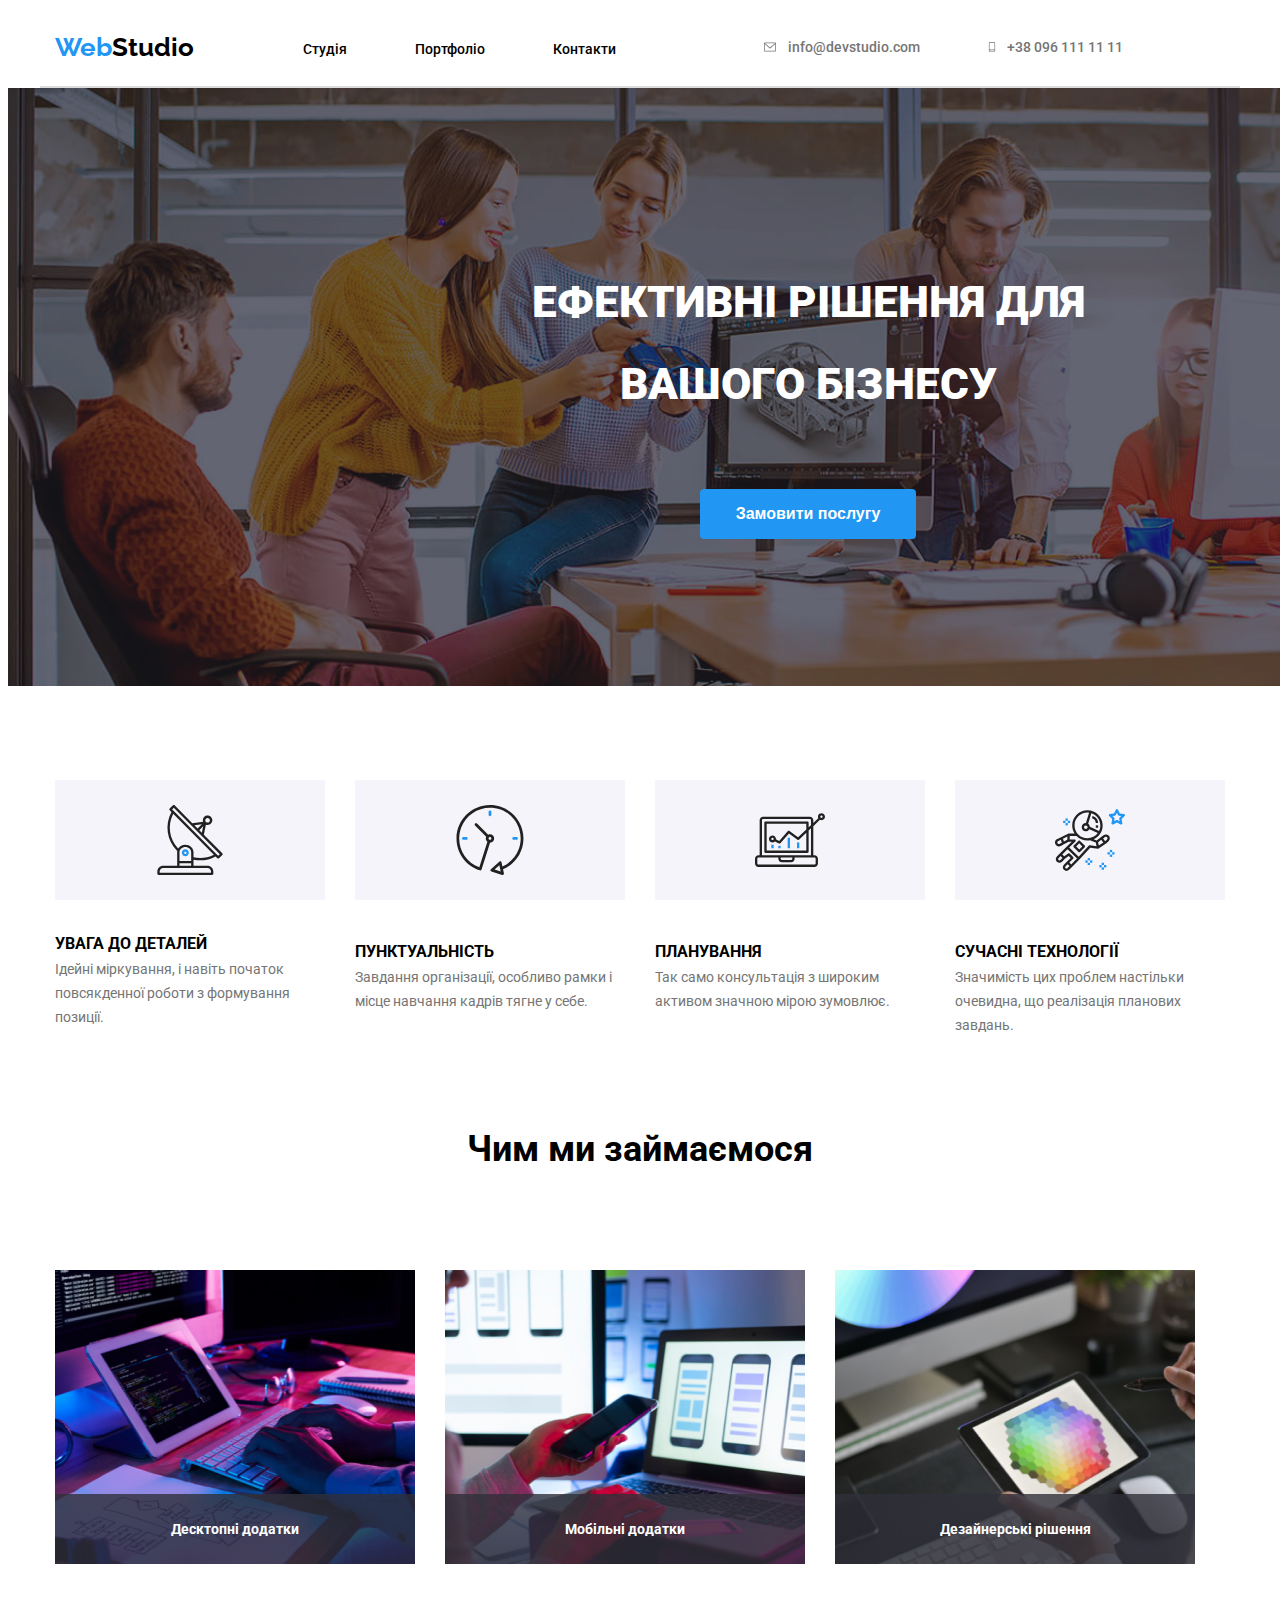
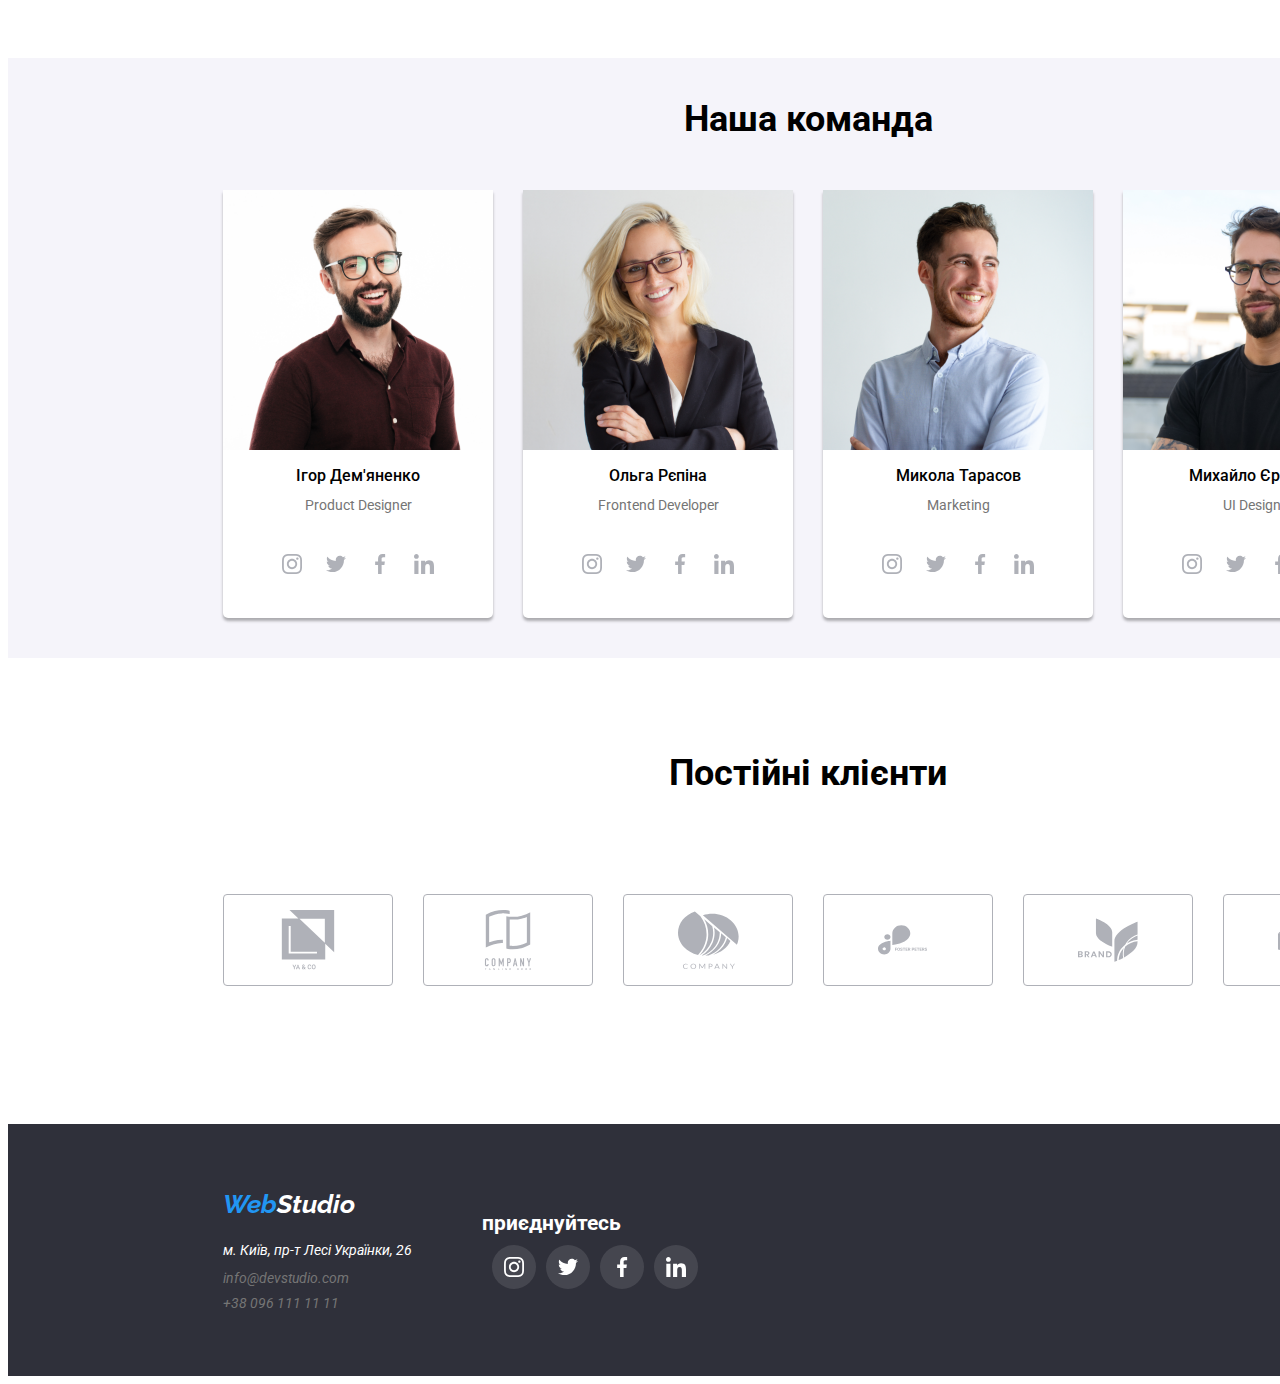
<file: index.html>
<!DOCTYPE html>
<html lang="uk">
  <head>
    <meta charset="UTF-8" />
    <meta name="viewport" content="width=device-width, initial-scale=1.0" />
    <title>ДЗ 25</title>
    <link rel="preconnect" href="https://fonts.googleapis.com" />
    <link rel="preconnect" href="https://fonts.gstatic.com" crossorigin />
    <link
      href="https://fonts.googleapis.com/css2?family=Raleway:ital,wght@0,700;1,700&family=Roboto:wght@400;500;700;900&display=swap"
      rel="stylesheet" />
    <link rel="stylesheet" href="./css/normalize.css" />
    <link rel="stylesheet" href="./css/style.css" />
  </head>
  <body>
    <header class="header">
      <div class="container header-flex">
        <nav class="header-navigation">
          <a class="header-logo" href="./portfolio.html"
            >Web<span class="studio">Studio</span></a
          >
          <ul class="header-nav-list">
            <li class="header-nav-item">
              <a class="header-nav-link" href="./index.html">Студія</a>
            </li>
            <li class="header-nav-item">
              <a class="header-nav-link" href="./portfolio.html">Портфоліо</a>
            </li>
            <li class="header-nav-item">
              <a class="header-nav-link" href="./portfolio.html">Контакти</a>
            </li>
          </ul>
        </nav>
        <ul class="header-contact-list">
          <li class="header-contact-item">
            <svg class="contact-item" width="16" height="12">
              <use href="./img/sprite.svg#icon-gmail"></use>
            </svg>
            <a class="header-contact-link" href="mailto:info@devstudio.com"
              >info@devstudio.com</a
            >
          </li>
          <li class="header-contact-item">
            <svg class="contact-item" width="10" height="16">
              <use href="./img/sprite.svg#icon-smartphone"></use>
            </svg>
            <a class="header-contact-link" href="tel:+380961111111"
              >+38 096 111 11 11</a
            >
          </li>
        </ul>
      </div>
    </header>
    <main class="main">
      <section class="hero">
        <div class="container hero-flex">
          <h2 class="hero-title">
            ЕФЕКТИВНІ РІШЕННЯ ДЛЯ <span class="business">ВАШОГО БІЗНЕСУ</span>
          </h2>
          <button class="hero-button" type="button">Замовити послугу</button>
        </div>
      </section>
      <section class="advantages">
        <div class="container">
          <ul class="advantages-list">
            <li class="advantages-item-antenna">
              <h3 class="advantages-headline">УВАГА ДО ДЕТАЛЕЙ</h3>
              <p class="advantages-text">
                Ідейні міркування, і навіть початок повсякденної роботи з
                формування позиції.
              </p>
            </li>
            <li class="advantages-item-clock">
              <h3 class="advantages-headline">ПУНКТУАЛЬНІСТЬ</h3>
              <p class="advantages-text">
                Завдання організації, особливо рамки і місце навчання кадрів
                тягне у себе.
              </p>
            </li>
            <li class="advantages-item-computer">
              <h3 class="advantages-headline">ПЛАНУВАННЯ</h3>
              <p class="advantages-text">
                Так само консультація з широким активом значною мірою зумовлює.
              </p>
            </li>
            <li class="advantages-item-astronaut">
              <h3 class="advantages-headline">СУЧАСНІ ТЕХНОЛОГІЇ</h3>
              <p class="advantages-text">
                Значимість цих проблем настільки очевидна, що реалізація
                планових завдань.
              </p>
            </li>
          </ul>
        </div>
      </section>
      <section class="examples">
        <div class="container">
          <h2 class="examples-headline">Чим ми займаємося</h2>
          <ul class="examples-list">
            <li class="examples-item">
              <div class="example-item-wrapp">
              <img
                src="./img/work.png"
                alt="програмування"
                class="examples-img"
                width="200" />
                  <div class="example-item-wrapp-text">Десктопні додатки</div>
                </div>
            </li>
            <li class="examples-item">
              <div class="example-item-wrapp">
              <img
                src="./img/design.png"
                alt="дизайн"
                class="examples-img"
                width="200" />
                <div class="example-item-wrapp-text">Мобільні додатки</div>
              </div>
            </li>
            <li class="examples-item">
              <div class="example-item-wrapp">
              <img
                src="./img/colour.png"
                alt="огляд"
                class="examples-img"
                width="200" />
                <div class="example-item-wrapp-text">Дезайнерські рішення</div>
                </div>
            </li>
          </ul>
        </div>
      </section>
      <section class="team">
        <div class="container team-flex">
          <h2 class="team-headline-title">Наша команда</h2>
          <ul class="team-list">
            <li class="team-item">
              <figure class="team-examples">
                <img
                  src="./img/igor.png"
                  alt="Ігор Дем'яненко"
                  class="team-img"
                  width="200" />
                <figcaption class="team-signature">
                  <h3 class="team-name">Ігор Дем'яненко</h3>
                  <p class="team-text">Product Designer</p>
                </figcaption>
                <ul class="team-social-list">
                  <li class="team-social-item">
                    <a class="team-social-link" href="#1">
                      <svg class="team-social-icon" width="20" height="20">
                        <use href="./img/sprite.svg#icon-instagram"></use>
                      </svg>
                    </a>
                  </li>
                  <li class="team-social-item">
                    <a class="team-social-link" href="#1">
                      <svg class="team-social-icon" width="20" height="20">
                        <use href="./img/sprite.svg#icon-twitter"></use>
                      </svg>
                    </a>
                  </li>
                  <li class="team-social-item">
                    <a class="team-social-link" href="#1">
                      <svg class="team-social-icon" width="20" height="20">
                        <use href="./img/sprite.svg#icon-facebook"></use>
                      </svg>
                    </a>
                  </li>
                  <li class="team-social-item">
                    <a class="team-social-link" href="#1">
                      <svg class="team-social-icon" width="20" height="20">
                        <use href="./img/sprite.svg#icon-linkedin"></use>
                      </svg>
                    </a>
                  </li>
                </ul>
              </figure>
            </li>
            <li class="team-item">
              <figure class="team-examples">
                <img
                  src="./img/olga.png"
                  alt="Ольга Рєпіна"
                  class="team-img"
                  width="200" />
                <figcaption class="team-signature">
                  <h3 class="team-name">Ольга Рєпіна</h3>
                  <p class="team-text">Frontend Developer</p>
                </figcaption>
                <ul class="team-social-list">
                  <li class="team-social-item">
                    <a class="team-social-link" href="#1">
                      <svg class="team-social-icon" width="20" height="20">
                        <use href="./img/sprite.svg#icon-instagram"></use>
                      </svg>
                    </a>
                  </li>
                  <li class="team-social-item">
                    <a class="team-social-link" href="#1">
                      <svg class="team-social-icon" width="20" height="20">
                        <use href="./img/sprite.svg#icon-twitter"></use>
                      </svg>
                    </a>
                  </li>
                  <li class="team-social-item">
                    <a class="team-social-link" href="#1">
                      <svg class="team-social-icon" width="20" height="20">
                        <use href="./img/sprite.svg#icon-facebook"></use>
                      </svg>
                    </a>
                  </li>
                  <li class="team-social-item">
                    <a class="team-social-link" href="#1">
                      <svg class="team-social-icon" width="20" height="20">
                        <use href="./img/sprite.svg#icon-linkedin"></use>
                      </svg>
                    </a>
                  </li>
                </ul>
              </figure>
            </li>
            <li class="team-item">
              <figure class="team-examples">
                <img
                  src="./img/mykola.png"
                  alt="Микола Тарасов"
                  class="team-img"
                  width="200" />
                <figcaption class="team-signature">
                  <h3 class="team-name">Микола Тарасов</h3>
                  <p class="team-text">Marketing</p>
                </figcaption>
                <ul class="team-social-list">
                  <li class="team-social-item">
                    <a class="team-social-link" href="#1">
                      <svg class="team-social-icon" width="20" height="20">
                        <use href="./img/sprite.svg#icon-instagram"></use>
                      </svg>
                    </a>
                  </li>
                  <li class="team-social-item">
                    <a class="team-social-link" href="#1">
                      <svg class="team-social-icon" width="20" height="20">
                        <use href="./img/sprite.svg#icon-twitter"></use>
                      </svg>
                    </a>
                  </li>
                  <li class="team-social-item">
                    <a class="team-social-link" href="#1">
                      <svg class="team-social-icon" width="20" height="20">
                        <use href="./img/sprite.svg#icon-facebook"></use>
                      </svg>
                    </a>
                  </li>
                  <li class="team-social-item">
                    <a class="team-social-link" href="#1">
                      <svg class="team-social-icon" width="20" height="20">
                        <use href="./img/sprite.svg#icon-linkedin"></use>
                      </svg>
                    </a>
                  </li>
                </ul>
              </figure>
            </li>
            <li class="team-item">
              <figure class="team-examples">
                <img
                  src="./img/mykhailo.png"
                  alt="Михайло Єрмаков"
                  class="team-img"
                  width="200" />
                <figcaption class="team-signature">
                  <h3 class="team-name">Михайло Єрмаков</h3>
                  <p class="team-text">UI Designer</p>
                </figcaption>
                <ul class="team-social-list">
                  <li class="team-social-item">
                    <a class="team-social-link" href="#1">
                      <svg class="team-social-icon" width="20" height="20">
                        <use href="./img/sprite.svg#icon-instagram"></use>
                      </svg>
                    </a>
                  </li>
                  <li class="team-social-item">
                    <a class="team-social-link" href="#1">
                      <svg class="team-social-icon" width="20" height="20">
                        <use href="./img/sprite.svg#icon-twitter"></use>
                      </svg>
                    </a>
                  </li>
                  <li class="team-social-item">
                    <a class="team-social-link" href="#1">
                      <svg class="team-social-icon" width="20" height="20">
                        <use href="./img/sprite.svg#icon-facebook"></use>
                      </svg>
                    </a>
                  </li>
                  <li class="team-social-item">
                    <a class="team-social-link" href="#1">
                      <svg class="team-social-icon" width="20" height="20">
                        <use href="./img/sprite.svg#icon-linkedin"></use>
                      </svg>
                    </a>
                  </li>
                </ul>
              </figure>
            </li>
          </ul>
        </div>
      </section>
      <section class="regular-customers">
        <h2 class="regular-customers-title">Постійні клієнти</h2>
        <ul class="regular-customers-list">
          <li class="regular-customers-item">
            <svg class="regular-customers-icon" width="100" height="60">
              <use href="./img/sprite.svg#icon-yago"></use>
            </svg>
          </li>
          <li class="regular-customers-item">
            <svg class="regular-customers-icon" width="100" height="60">
              <use href="./img/sprite.svg#icon-tagline"></use>
            </svg>
          </li>
          <li class="regular-customers-item">
            <svg class="regular-customers-icon" width="100" height="60">
              <use href="./img/sprite.svg#icon-company"></use>
            </svg>
          </li>
          <li class="regular-customers-item">
            <svg class="regular-customers-icon" width="100" height="60">
              <use href="./img/sprite.svg#icon-fosterpeters"></use>
            </svg>
          </li>
          <li class="regular-customers-item">
            <svg class="regular-customers-icon" width="100" height="60">
              <use href="./img/sprite.svg#icon-brand"></use>
            </svg>
          </li>
          <li class="regular-customers-item">
            <svg class="regular-customers-icon" width="100" height="60">
              <use href="./img/sprite.svg#icon-taglinecpmpany"></use>
            </svg>
          </li>
        </ul>
      </section>
    </main>
    <footer class="footer">
      <div class="container footer-flex">
        <address class="footer-adress">
          <a class="footer-link" href="./portfolio.html"
            >Web<span class="footer-studio">Studio</span></a
          >
          <ul class="footer-list">
            <li class="footer-item">
              <p class="footer-item-text">м. Київ, пр-т Лесі Українки, 26</p>
            </li>
            <li class="footer-item-text-two">
              <a class="footer-info" href="mailto:info@devstudio.com"
                >info@devstudio.com</a
              >
            </li>
            <li class="footer-item-text-two">
              <a class="footer-info" href="tel:+380961111111"
                >+38 096 111 11 11</a
              >
            </li>
          </ul>
        </address>
        <div class="div">
          <h2 class="footer-title">приєднуйтесь</h2>
        <ul class="footer-social">
          <li class="footer-social-item">
            <a class="footer-social-link" href="#1">
              <svg class="footer-social-icon" width="20" height="20">
                <use href="./img/sprite.svg#icon-instagram"></use>
              </svg>
            </a>
          </li>
          <li class="footer-social-item">
            <a class="footer-social-link" href="#1">
              <svg class="footer-social-icon" width="20" height="20">
                <use href="./img/sprite.svg#icon-twitter"></use>
              </svg>
            </a>
          </li>
          <li class="footer-social-item">
            <a class="footer-social-link" href="#1">
              <svg class="footer-social-icon" width="20" height="20">
                <use href="./img/sprite.svg#icon-facebook"></use>
              </svg>
            </a>
          </li>
          <li class="footer-social-item">
            <a class="footer-social-link" href="#1">
              <svg class="footer-social-icon" width="20" height="20">
                <use href="./img/sprite.svg#icon-linkedin"></use>
              </svg>
            </a>
          </li>
        </ul>
      </div>
      </div>
    </footer>
  </body>
</html>
</file>
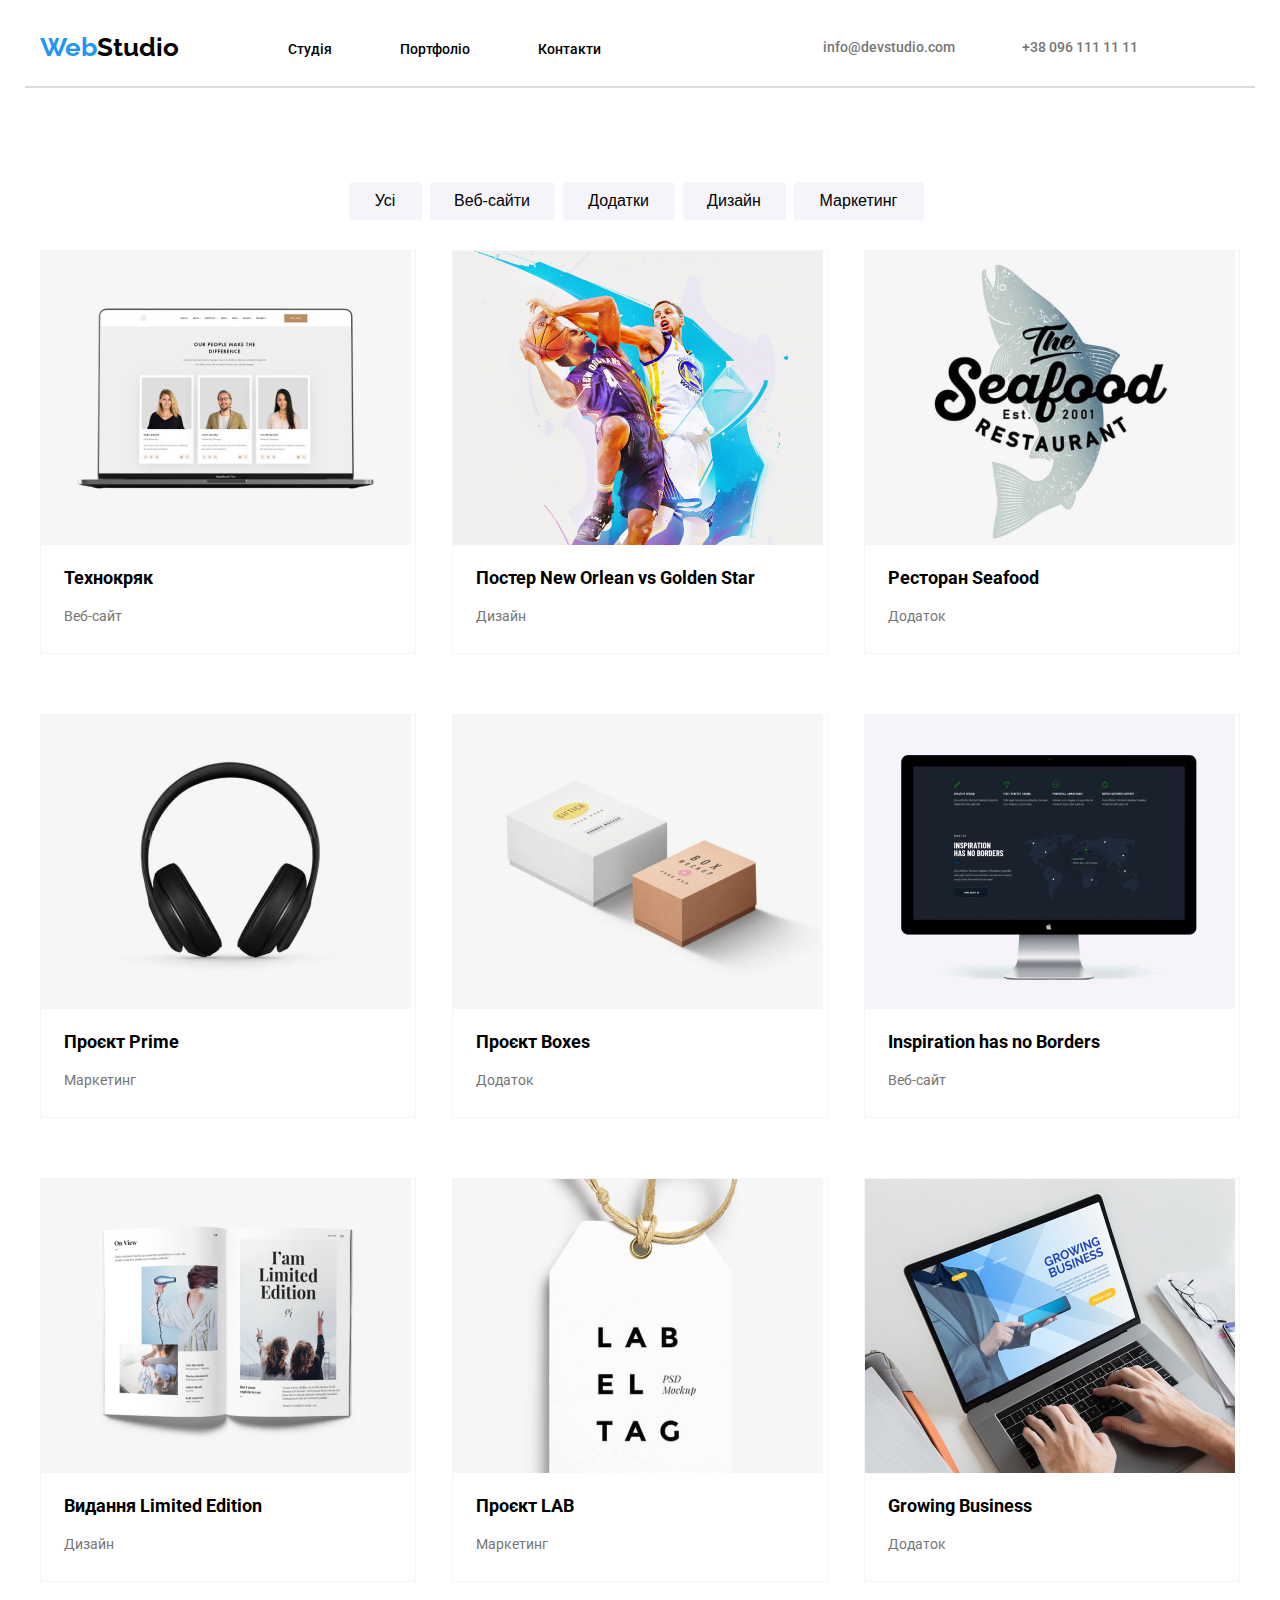
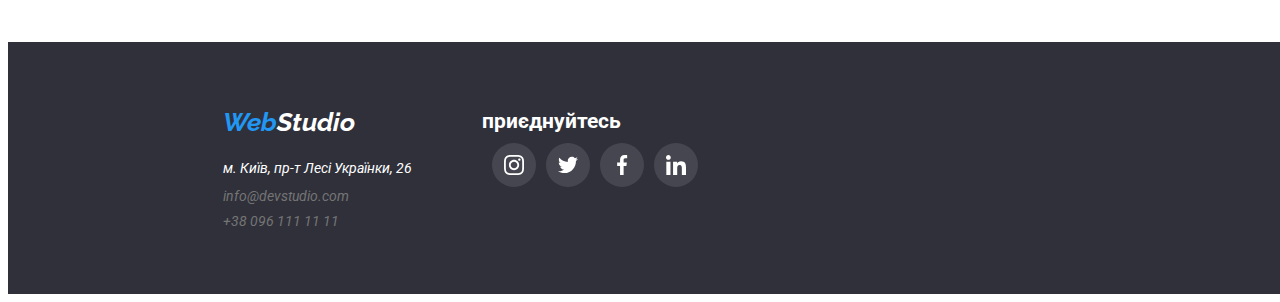
<file: portfolio.html>
<!DOCTYPE html>
<html lang="uk">
  <head>
    <meta charset="UTF-8" />
    <meta name="viewport" content="width=device-width, initial-scale=1.0" />
    <title>ДЗ 25</title>
    <link rel="preconnect" href="https://fonts.googleapis.com" />
    <link rel="preconnect" href="https://fonts.gstatic.com" crossorigin />
    <link
      href="https://fonts.googleapis.com/css2?family=Raleway:ital,wght@0,700;1,700&family=Roboto:wght@400;500;700;900&display=swap"
      rel="stylesheet" />
    <link rel="stylesheet" href="./css/normalize.css" />
    <link rel="stylesheet" href="./css/style.css" />
    <link rel="stylesheet" href="/index.html" />
  </head>
  <body>
    <header class="header">
    <div class="container-two header-flex">
      <nav class="header-navigation">
        <a class="header-logo" href="./portfolio.html">Web<span class="studio">Studio</span></a>
        <ul class="header-nav-list">
          <li class="header-nav-item"><a class="header-nav-link" href="./index.html">Студія</a></li>
          <li class="header-nav-item"><a class="header-nav-link" href="./portfolio.html">Портфоліо</a></li>
          <li class="header-nav-item"><a class="header-nav-link" href="./portfolio.html">Контакти</a></li>
        </ul>
      </nav>
      <ul class="header-contact-list">
        <li class="header-contact-item">
          <a class="header-contact-link" href="mailto:info@devstudio.com">info@devstudio.com</a>
        </li>
        <li class="header-contact-item">
          <a class="header-contact-link" href="tel:+380961111111">+38 096 111 11 11</a>
        </li>
      </ul>
    </div>
  </header>
    <main>
      <section class="portfolio">
        <div class="container-two">
        <ul class="portfolio-filter-list">
          <li class="portfolio-filter-item">
            <button class="portfolio-filter-button one" type="button">Усі</button>
          </li>
          <li class="portfolio-filter-item">
            <button class="portfolio-filter-button two" type="button">Веб-сайти</button>
          </li>
          <li class="portfolio-filter-item">
            <button class="portfolio-filter-button three" type="button">Додатки</button>
          </li>
          <li class="portfolio-filter-item">
            <button class="portfolio-filter-button four" type="button">Дизайн</button>
          </li>
          <li class="portfolio-filter-item">
            <button class="portfolio-filter-button five" type="button">Маркетинг</button>
          </li>
        </ul>
        <ul class="portfolio-list">
          <li class="portfolio-item">
            <a class="portfolio-link" href="./img/img8.png">
            <img
              src="./img/computer.png"
              alt="Огляд"
              class="portfolio-img"
              width="370" />
              <h2 class="portfolio-headline">Технокряк</h2>
              <p class="portfolio-text">Веб-сайт</p></a
            >
          </li>
          <li class="portfolio-item">
            <a class="portfolio-link" href="./img/img9.png">
            <img
              src="./img/sport.png"
              alt="Спорт"
              class="portfolio-img"
              width="370" />
              <h2 class="portfolio-headline">
                Постер New Orlean vs Golden Star
              </h2>
              <p class="portfolio-text">Дизайн</p></a
            >
          </li>
          <li class="portfolio-item">
            <a class="portfolio-link" href="./img/img10.png">
            <img
              src="./img/logo.png"
              alt="Емблема"
              class="portfolio-img"
              width="370" />
              <h2 class="portfolio-headline">Ресторан Seafood</h2>
              <p class="portfolio-text">Додаток</p></a
            >
          </li>
          <li class="portfolio-item">
            <a class="portfolio-link" href="./img/img11.png">
            <img
              src="./img/headphone.png"
              alt="Навушники"
              class="portfolio-img"
              width="370" />
              <h2 class="portfolio-headline">Проєкт Prime</h2>
              <p class="portfolio-text">Маркетинг</p></a
            >
          </li>
          <li class="portfolio-item">
            <a class="portfolio-link" href="./img/img12.png">
            <img
              src="./img/boxes.png"
              alt="Коробки"
              class="portfolio-img"
              width="370" />
              <h2 class="portfolio-headline">Проєкт Boxes</h2>
              <p class="portfolio-text">Додаток</p></a
            >
          </li>
          <li class="portfolio-item">
            <a class="portfolio-link" href="./img/img13.png">
            <img
              src="./img/screen.png"
              alt="Комп'ютер"
              class="portfolio-img"
              width="370" />
              <h2 class="portfolio-headline">Inspiration has no Borders</h2>
              <p class="portfolio-text">Веб-сайт</p></a
            >
          </li>
          <li class="portfolio-item">
            <a class="portfolio-link" href="./img/img14.png">
            <img
              src="./img/book.png"
              alt="Книга"
              class="portfolio-img"
              width="370" />
              <h2 class="portfolio-headline">Видання Limited Edition</h2>
              <p class="portfolio-text">Дизайн</p></a
            >
          </li>
          <li class="portfolio-item">
            <a class="portfolio-link" href="./img/img15.png">
            <img
              src="./img/tag.png"
              alt="Етикетка"
              class="portfolio-img"
              width="370" />
              <h2 class="portfolio-headline">Проєкт LAB</h2>
              <p class="portfolio-text">Маркетинг</p></a
            >
          </li>
          <li class="portfolio-item">
            <a class="portfolio-link" href="./img/img16.png">
            <img
              src="./img/write.png"
              alt="Робота"
              class="portfolio-img"
              width="370" />
              <h2 class="portfolio-headline">Growing Business</h2>
              <p class="portfolio-text">Додаток</p></a
            >
          </li>
        </ul>
        </div>
      </section>
    </main>
    <footer class="footer">
      <div class="container footer-flex">
        <address class="footer-adress">
          <a class="footer-link" href="./portfolio.html"
            >Web<span class="footer-studio">Studio</span></a
          >
          <ul class="footer-list">
            <li class="footer-item">
              <p class="footer-item-text">м. Київ, пр-т Лесі Українки, 26</p>
            </li>
            <li class="footer-item-text-two">
              <a class="footer-info" href="mailto:info@devstudio.com"
                >info@devstudio.com</a
              >
            </li>
            <li class="footer-item-text-two">
              <a class="footer-info" href="tel:+380961111111"
                >+38 096 111 11 11</a
              >
            </li>
          </ul>
        </address>
        <div class=" footer-social-wrapp">
          <h2 class="footer-title">приєднуйтесь</h2>
        <ul class="footer-social">
          <li class="footer-social-item">
            <a class="footer-social-link" href="#1">
              <svg class="footer-social-icon" width="20" height="20">
                <use href="./img/sprite.svg#icon-instagram"></use>
              </svg>
            </a>
          </li>
          <li class="footer-social-item">
            <a class="footer-social-link" href="#1">
              <svg class="footer-social-icon" width="20" height="20">
                <use href="./img/sprite.svg#icon-twitter"></use>
              </svg>
            </a>
          </li>
          <li class="footer-social-item">
            <a class="footer-social-link" href="#1">
              <svg class="footer-social-icon" width="20" height="20">
                <use href="./img/sprite.svg#icon-facebook"></use>
              </svg>
            </a>
          </li>
          <li class="footer-social-item">
            <a class="footer-social-link" href="#1">
              <svg class="footer-social-icon" width="20" height="20">
                <use href="./img/sprite.svg#icon-linkedin"></use>
              </svg>
            </a>
          </li>
        </ul>
      </div>
      </div>
    </footer>
  </body>
</html>
</file>
<file: css/style.css>
/* Змінні */

:root {
  --main-color: #212121;
  
  --second-color: #2196f3;
  
  --third-color: #757575;
  
  --fourth-color: #ffffff;
  
  --fifth-color: #000000;
}


/* Контейнер */

.container {
  width: 1200px;
  height: 100%;
  padding-left: 15px;
  padding-right: 15px;
  margin-left: auto;
  margin-right: auto;
}


/* Шрифти */

body {
  font-family: "Roboto", sans-serif;
  font-weight: 400;
  font-size: 14px;
  line-height: calc(16 / 14);
}
.header-logo {
  font-family: "Raleway";
  font-weight: 700;
  font-size: 26px;
  line-height: calc(31 / 26);
}
.header-nav-link {
  font-weight: 500;
  line-height: calc(16 / 14);
  color: #000000;
}
.header-contact-link {
  font-weight: 500;
  font-size: 14px;
  line-height: calc(16 / 14);
  color: #757575;
}
a:hover {
  color: #2196f3; /* Синій колір при наведенні */
  transition: all 1s;
}
.hero-flex {
  text-align: center;
  width: 1600px;
  height: 598px;
}
.hero-title {
  font-weight: 900;
  font-size: 44px;
  line-height: calc(129 / 44)  ;
  color: #ffffff;
  padding-top: 150px;
  padding-bottom: 34px;
}
.hero-button {
  font-weight: 700;
  font-size: 16px;
  line-height: calc(30 / 16);
  padding-top: 19px;
  padding-bottom: 20px;
  padding-left: 33px;
  padding-right: 33px;
}
.hero-button {
  height: 50px;
  width: 216px;
  margin-top: 30px;
  background-color: #2196f3; /* Голубий колір */
  border-radius: 4px; /* Заокруглені краї */
  color: white; /* Колір тексту */
  padding: 10px 20px; /* Відступи */
  border: none; /* Відсутність рамки */
  cursor: pointer; /* Зміна курсору при наведенні */
}
.hero-button:hover {
  background-color: rgba(17, 77, 125, 1.00);
  transition: all 200ms;
}
.hero-button:active {
  background-color: #2196f3;
}
.business {
  display: block;
  line-height: 34px;
}
.advantages-headline {
  font-weight: 700;
}
.examples-headline {
  font-weight: 700;
  font-size: 36px;
  line-height: calc(42 / 36);
}
.example-item-wrapp-text {
  font-weight: 700;
  font-size: 14;
  line-height: calc(16/14);
  color: #ffffff;
}
.team-headline-title {
  font-weight: 700;
  font-size: 36px;
  line-height: calc(42 / 36);
}
.team-name {
  font-weight: 500;
  line-height: calc(19 / 14);
}
.team-text {
  line-height: calc(19 / 16);
}
.footer-link {
  font-family: "Raleway";
  font-weight: 700;
  font-size: 26px;
  line-height: calc(31 / 26);
}
.footer-item-text {
  line-height: calc(21 / 14);
}

.header-contact-item {
  font-weight: 500;
  line-height: calc(16 / 14);
}
.header-item {
  font-weight: 500;
  font-size: 14px;
  line-height: calc(16 / 14);
}
.portfolio-filter-button {
  font-weight: 500;
  font-size: 16px;
  line-height: calc(26 / 16);
}
.portfolio-headline {
  font-weight: 700;
  font-size: 18px;
  line-height: calc(36 / 18);
  color: #000000;
}
.portfolio-text {
  line-height: calc(30 / 14);
  color: #757575;
}
.footer-link {
  font-family: "Raleway";
  font-weight: 700;
  font-size: 26px;
  line-height: calc(31 / 26);
}
.footer-item {
  line-height: calc(21 / 14);
}
.hero-button {
  margin-top: 54px;
}
.advantages-list {
  margin-top: 94px;
}
.examples {
  margin-top: 94px;
}
.team {
  margin-top: 94px;
}
.regular-customers-title {
  font-weight: 700;
  font-size: 36px;
  line-height: calc(42/36);
}
.footer-title {
  font-weight: 700;
  color: #ffffff;
}


/* Секція "HEADER" */

.header-flex {
  display: flex;
  justify-content: space-between; /* Всі елементи в ряду, рівномірно розподіляючи простір між ними */
  align-items: center; 
  border-bottom: 2px solid gainsboro;
}
.header-navigation {
  display: flex; 
}
.header-contact-list {
  display: flex; 
}
.header-nav-item, .header-contact-item {
  margin-left: 15px; /* Зовнішній відступ між елементами */
}
.header-logo {
  margin-right: auto; 
}
.header-nav-list {
  display: flex;
  margin-top: 9px;
  margin-left: 94px;
  padding-right: px;
}
.header-nav-link {
  margin-right: 53px;
}
.header-logo {
  margin: auto;
}
.header {
  height: 80px;
}
.header-contact-list {
  margin-right: 50px;
}
.header-contact-link {
  margin-right: 52px;
}
.header-contact-item {
  padding: 15, 0;
  display: flex;
  align-items: center;
  gap: 10px;
}
.header-contact-item:is(:hover, :focus) .contact-item {
  fill: #2196f3;
  transition: all 1s;
}
.contact-item {
  fill: #757575;
}


/* Секція HERO */

.hero {
  width: 1600px;
  height: 598px;
  margin: 0 auto;
  background-image: linear-gradient(to right, rgba(0, 0, 0, 0.5), rgba(255, 255, 255, 0.5));
  background-image: url(../img/people.png);
  background-repeat: no-repeat;
}


/* Секція "ADVANTAGES" */

.advantages-list {
  display: flex;
}
.advantages-text {
  height: 98px;
  width: 270px;
  margin-right: 30px;
}
.advantages {
  height: 98px;
  line-height: 1.71;
}
.advantages-text {
  color: #757575;
}
.advantages-item-antenna::before {
  content: " ";
  display: flex;
  width: 270px;
  height: 120px;
  margin-bottom: 30px;
  background-color: #F5F4FA;
  background-image: url(../img/antenna.svg);
  background-repeat: no-repeat;
}
.advantages-item-clock::before {
  content: " ";
  display: inline-block;
  width: 270px;
  height: 120px;
  margin-bottom: 30px;
  background-color: #F5F4FA;
  background-image: url(../img/clock.svg);
  background-repeat: no-repeat;
}
.advantages-item-computer::before {
  content: " ";
  display: inline-block;
  width: 270px;
  height: 120px;
  margin-bottom: 30px;
  background-color: #F5F4FA;
  background-image: url(../img/computer.svg);
  background-repeat: no-repeat;
}
.advantages-item-astronaut::before {
  content: " ";
  display: inline-block;
  width: 270px;
  height: 120px;
  margin-bottom: 30px;
  background-color: #F5F4FA;
  background-image: url(../img/astronaut.svg);
  background-repeat: no-repeat;
}


/* Секція "EXAMPLES" */

.examples {
  text-align: center;
  margin-top: 250px;
}
.examples-list {
  display: flex;
  justify-content: center; /* Центрую картинки горизонтально */
  margin-top: 50px;
  position: relative;
}
.examples-item {
  margin-right: 30px; /* Відступ між картинками */
  position: relative;
}
.examples-img {
  margin-top: 50px;
  margin-right: 30px;
  width: 370px; 
  height: 294px; 
}
.examples-item-wrapp {
  display: flex;
  position: relative;
}
/* .position-element {
  position: absolute;
  bottom: 30px;
  left: 107px;
} */

.example-item-wrapp-text {
  position: absolute;
  bottom: 0;
  background-color: rgba(47, 48, 58, 0.8); /* Синій колір з прозорістю 50% */
  width: 100%;
  height: 70px;
  display: flex;
  align-items: center;
  justify-content: center;
  /* height: 100px; */
  /* text-align: center; */
  /* align-items: center; */
}


/* Секція "TEAM" */

.team-flex {
  display: flex;
  flex-direction: column;
  justify-content: center;
  align-items: center;
  height: 600px;
  width: 1600px;
  background-color: #F5F4FA;
}
.team-list {
  display: flex;
  gap: 30px;
}
.team-item {
  display: flex;
  flex-direction: column;
  align-items: center;
  text-align: center;
  margin-top: 50px; /* Відступ до картинок */
}
.team-img {
  margin-bottom: 15px;
  height: 260px;
  width: 270px;
}
.team-text {
  margin-top: 10px;
  color: #757575;
  margin-bottom: 28px;
}
.team-examples {
  height: 428px;
  width: 270px;
  background-color: #ffffff;
  box-shadow: 0 3px 3px rgba(0, 0, 0, 0.3);
  border-bottom-left-radius: 5px;
  border-bottom-right-radius: 5px;
}
.team-social-list {
  display: flex;
  justify-content: center;
}
.team-social-link {
  display: flex;
  align-items: center;
  justify-content: center;
  width: 100%;
  height: 100%;
}
.team-social-item {
  height: 44px;
  width: 44px;
  border-radius: 50px;
}
.team-social-item:is(:hover, :focus) {
  background-color: #2196f3;
  transition: all 1s;
}
.team-social-item:is(:hover, :focus) .team-social-icon {
  fill: #ffffff;
}
.team-social-icon {
  fill: #AFB1B8;
}


/* Секція regular-customers */

.regular-customers {
  height: 372px;
  width: 1600px;
  margin: 0 auto;
}
.regular-customers-title {
  display: flex;
  align-items: center;
  justify-content: center;
  margin-top: 94px;
}
.regular-customers-list {
  margin: auto;
  display: flex;
  justify-content: center;
  margin-top: 100px;
  gap: 30px;
}
.regular-customers-item {
  display: flex;
  align-items: center;
  justify-content: center;
  width: 170px;
  height: 92px;
  border: 1px solid #AFB1B8;
  border-radius: 4px;
  cursor: pointer;
}
.regular-customers-icon {
  fill: #AFB1B8;
}
.regular-customers-item:is(:hover, :focus) .regular-customers-icon {
  fill: #2196f3;
  transition: all 1s;
}
.regular-customers-item:hover {
  border: solid #2196f3;
  transition: all 1s;
}


/* Секція "FOOTER" */

.footer {
  width: 1600px;
  height: 252px;
  background-color: #2F303A;
  margin: auto;
}
.footer-flex {
  display: flex;
}
.footer-link {
  color: #2196f3;
}
.footer-studio {
  color: white;
}
.footer-item {
  margin-top: 20px;
}
.footer-item-text {
  color: #ffffff;
}
.footer-item-text-two {
  margin-top: 9px;
}
.footer-info {
  color: #757575;
}
.footer-flex {
  align-items: center;
}
.footer-social {
  display: flex;
}
/* .footer-title {
  margin-left: 50px;
} */
/* .footer-social-item {
  margin-top: 150px;
} */
.footer-adress {
  margin-right: 70px;
}
.footer-social-link {
  display: flex;
  align-items: center;
  justify-content: center;
  width: 100%;
  height: 100%;
}
.footer-social-item {
  height: 44px;
  width: 44px;
  background-color: rgba(255, 255, 255, 0.11);
  border-radius: 50px;
  margin-left: 10px;
}
.footer-social-item:is(:hover, :focus) {
  background-color: rgba(33, 150, 243, 1.00);
  border-radius: 50px;
  transition: all 1s;
}
.footer-social-item:is(:hover, :focus) .footer-social-icon {
  fill: #ffffff;
}
.footer-social-icon {
  fill: #ffffff;
}
.footer-title {
  margin-bottom: 10px;
}
.footer-social-wrapp {
  margin-bottom: 40px;
}



/* Секція "PORTFOLIO" */

.container-two {
  width: 1230px;
  height: 100%;
  padding-left: 15px;
  padding-right: 15px;
  margin-left: auto;
  margin-right: auto;
}
.portfolio {
  display: flex;
  margin-top: 94px;
  flex-direction: column;
  align-items: center;
}
.portfolio-filter-list {
  display: flex;
  justify-content: center;
  padding: 0;
}
.portfolio-filter-item {
  margin-right: 8px;
}
.portfolio-filter-button {
  background-color: #F5F4FA;
  border-radius: 4px;
  border: none;
  padding: 10px 20px;
  color: #000000;
  cursor: pointer;
  transition: background-color 0.3s, color 0.3s;
}
.portfolio-filter-button:hover {
  background-color: #2196f3;
  color: white;
  box-shadow: 0 3px 3px rgba(0, 0, 0, 0.3);
}
.portfolio-list {
  display: flex;
  flex-wrap: wrap;
  justify-content: space-between; 
  margin-top: 30px;
}
.portfolio-item {
  width: 364px; 
  height: 404px; 
  margin-bottom: 60px; /* Відступ між картинками */
  border: 1px solid #F5F4FA; 
  border-radius: none; 
}
.portfolio-item:hover {
  box-shadow: 0 3px 3px rgba(0, 0, 0, 0.3);
  transition:  0.4s;
}
.portfolio-headline {
  margin-left: 23px;
  margin-top: 15px;
}
.portfolio-text {
  margin-left: 23px;
  margin-top: 5px;
}
.one {
  height: 38px;
  width: 73px;
  display: flex;
  justify-content: center; /* Текст по горизонталі посередині кнопки */
  align-items: center; /* Текст по вертикалі посередині кнопки */
}
.two {
  height: 38px; 
  width: 125px; 
  display: flex;
  justify-content: center; /* Текст по горизонталі посередині кнопки */
  align-items: center; /* Текст по вертикалі посередині кнопки */
}
.three {
  height: 38px;
  width: 112px;
  display: flex;
  justify-content: center; /* Текст по горизонталі посередині кнопки */
  align-items: center; /* Текст по вертикалі посередині кнопки */
}
.four {
  height: 38px;
  width: 103px;
  display: flex;
  justify-content: center; /* Текст по горизонталі посередині кнопки */
  align-items: center; /* Текст по вертикалі посередині кнопки */
}
.five {
  height: 38px;
  width: 130px;
  display: flex;
  justify-content: center; /*Текст по горизонталі посередині кнопки */
  align-items: center; /* Текст по вертикалі посередині кнопки */
}


/* Доповнення до лінків */

.studio {
  color: #000000;
}
.header-logo {
  color: #2196f3;
}


/* Техніка грід */

.portfolio-item {
  flex-basis: calc((100% - 72px) / 3);
}
</file>
